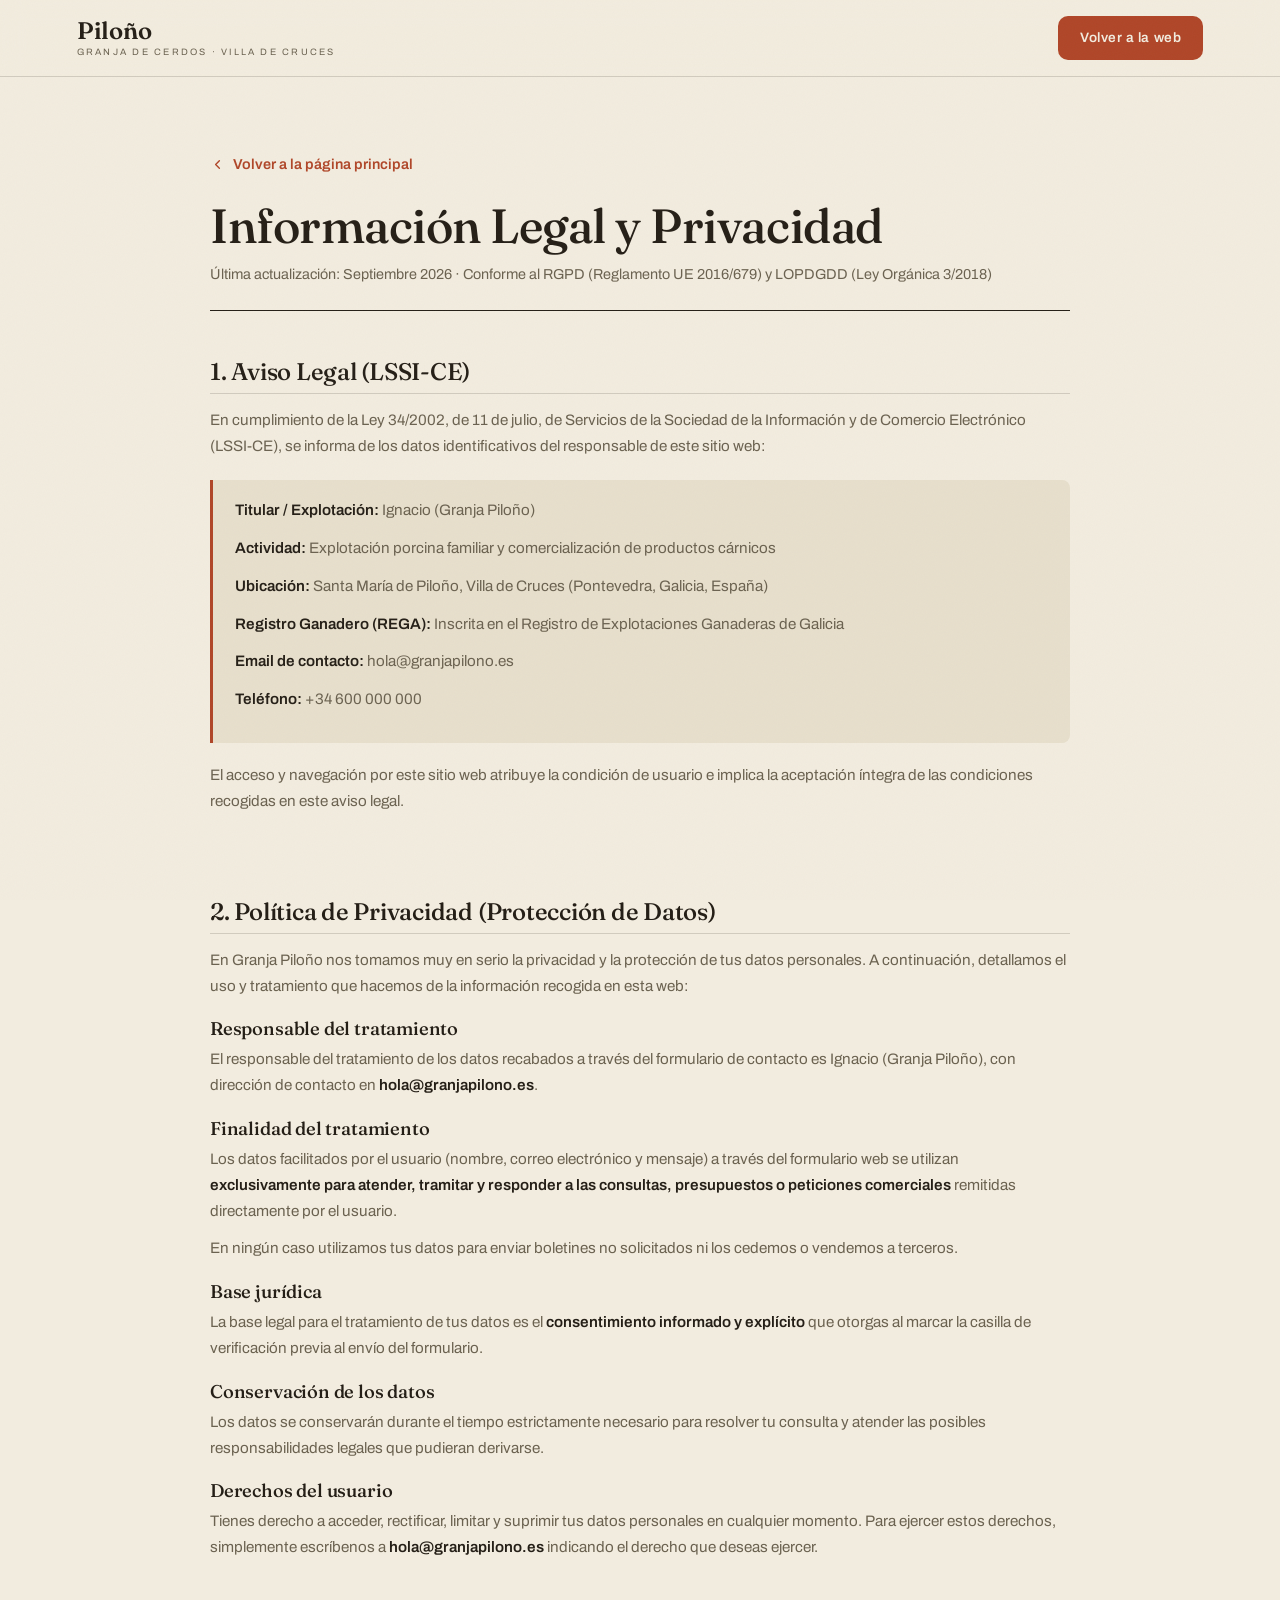
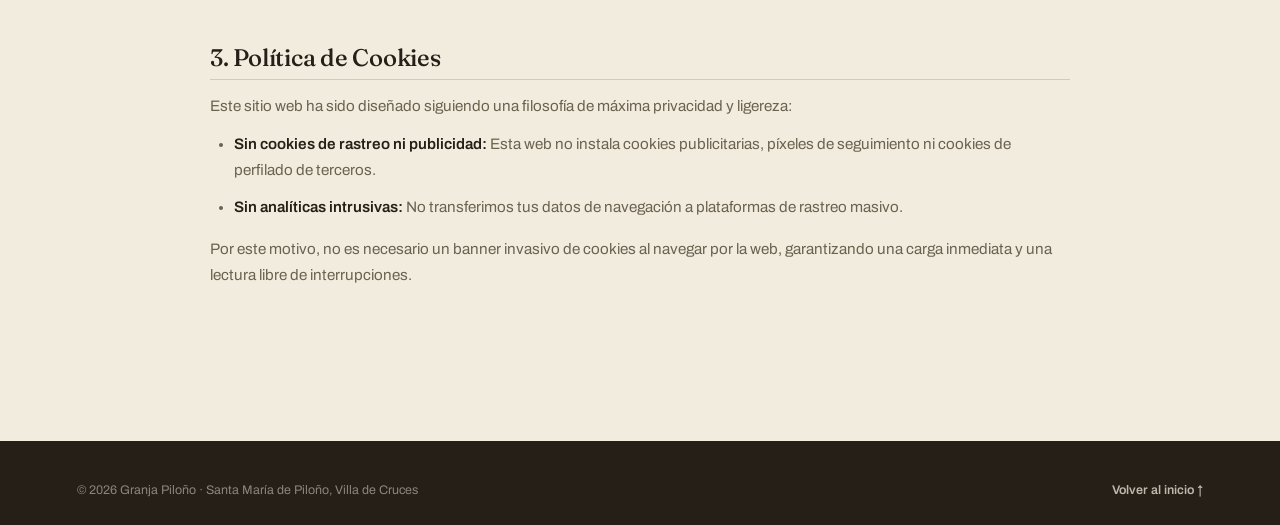
<file: legal.html>
<!DOCTYPE html>
<html lang="es">
<head>
<meta charset="UTF-8">
<meta name="viewport" content="width=device-width, initial-scale=1.0">
<title>Aviso Legal y Política de Privacidad — Granja Piloño</title>
<meta name="robots" content="noindex, follow">
<meta name="theme-color" content="#F2ECDF">

<link rel="icon" href="data:image/svg+xml,<svg xmlns='http://www.w3.org/2000/svg' viewBox='0 0 32 32'><rect width='32' height='32' rx='8' fill='%23BC4B2A'/><ellipse cx='16' cy='16' rx='8' ry='6.5' fill='%23F2ECDF'/><ellipse cx='13' cy='16' rx='1.6' ry='2.6' fill='%23BC4B2A'/><ellipse cx='19' cy='16' rx='1.6' ry='2.6' fill='%23BC4B2A'/></svg>">
<link rel="stylesheet" href="assets/css/style.css">

<style>
.legal-page { padding: clamp(40px, 6vw, 80px) 0 clamp(60px, 8vw, 100px); }
.legal-header { margin-bottom: 48px; border-bottom: 1.5px solid var(--tinta); padding-bottom: 24px; }
.legal-header h1 { font-size: clamp(2rem, 4vw, 3rem); margin-bottom: 12px; }
.legal-volver { display: inline-flex; align-items: center; gap: 8px; font-weight: 600; font-size: 0.9rem; color: var(--teja); margin-bottom: 24px; }
.legal-volver:hover { text-decoration: underline; }
.legal-content section { padding: 0 0 40px; }
.legal-content h2 { font-size: 1.5rem; color: var(--tinta); margin: 32px 0 14px; border-bottom: 1px solid var(--linea); padding-bottom: 8px; }
.legal-content h3 { font-size: 1.15rem; color: var(--tinta); margin: 20px 0 8px; }
.legal-content p, .legal-content li { font-size: 0.95rem; color: var(--tinta-2); line-height: 1.7; margin-bottom: 12px; }
.legal-content ul { list-style: disc; padding-left: 24px; margin-bottom: 16px; }
.legal-content strong { color: var(--tinta); font-weight: 600; }
.legal-caja { background: var(--crema-2); border-left: 3px solid var(--teja); padding: 18px 22px; border-radius: 0 8px 8px 0; margin: 20px 0; }
</style>
</head>
<body>

<header class="header scrolled" style="position: sticky;">
  <div class="header-in">
    <a class="logo" href="index.html" aria-label="Granja Piloño, inicio">
      <span class="logo-nombre">Piloño</span>
      <span class="logo-sub">Granja de cerdos · Villa de Cruces</span>
    </a>
    <a href="index.html" class="btn btn-cta">Volver a la web</a>
  </div>
</header>

<main class="legal-page">
  <div class="wrap" style="max-width: 860px;">
    <a href="index.html" class="legal-volver">
      <svg width="15" height="15" viewBox="0 0 24 24" fill="none" stroke="currentColor" stroke-width="2.2" stroke-linecap="round" stroke-linejoin="round"><path d="m15 18-6-6 6-6"/></svg>
      Volver a la página principal
    </a>

    <div class="legal-header">
      <h1>Información Legal y Privacidad</h1>
      <p style="color: var(--tinta-2); font-size: 0.9rem;">Última actualización: Septiembre 2026 · Conforme al RGPD (Reglamento UE 2016/679) y LOPDGDD (Ley Orgánica 3/2018)</p>
    </div>

    <div class="legal-content">
      <!-- 1. AVISO LEGAL -->
      <section id="aviso-legal">
        <h2>1. Aviso Legal (LSSI-CE)</h2>
        <p>En cumplimiento de la Ley 34/2002, de 11 de julio, de Servicios de la Sociedad de la Información y de Comercio Electrónico (LSSI-CE), se informa de los datos identificativos del responsable de este sitio web:</p>
        
        <div class="legal-caja">
          <p><strong>Titular / Explotación:</strong> Ignacio (Granja Piloño)</p>
          <p><strong>Actividad:</strong> Explotación porcina familiar y comercialización de productos cárnicos</p>
          <p><strong>Ubicación:</strong> Santa María de Piloño, Villa de Cruces (Pontevedra, Galicia, España)</p>
          <p><strong>Registro Ganadero (REGA):</strong> Inscrita en el Registro de Explotaciones Ganaderas de Galicia</p>
          <p><strong>Email de contacto:</strong> hola@granjapilono.es</p>
          <p><strong>Teléfono:</strong> +34 600 000 000</p>
        </div>

        <p>El acceso y navegación por este sitio web atribuye la condición de usuario e implica la aceptación íntegra de las condiciones recogidas en este aviso legal.</p>
      </section>

      <!-- 2. POLÍTICA DE PRIVACIDAD -->
      <section id="privacidad">
        <h2>2. Política de Privacidad (Protección de Datos)</h2>
        <p>En Granja Piloño nos tomamos muy en serio la privacidad y la protección de tus datos personales. A continuación, detallamos el uso y tratamiento que hacemos de la información recogida en esta web:</p>

        <h3>Responsable del tratamiento</h3>
        <p>El responsable del tratamiento de los datos recabados a través del formulario de contacto es Ignacio (Granja Piloño), con dirección de contacto en <strong>hola@granjapilono.es</strong>.</p>

        <h3>Finalidad del tratamiento</h3>
        <p>Los datos facilitados por el usuario (nombre, correo electrónico y mensaje) a través del formulario web se utilizan <strong>exclusivamente para atender, tramitar y responder a las consultas, presupuestos o peticiones comerciales</strong> remitidas directamente por el usuario.</p>
        <p>En ningún caso utilizamos tus datos para enviar boletines no solicitados ni los cedemos o vendemos a terceros.</p>

        <h3>Base jurídica</h3>
        <p>La base legal para el tratamiento de tus datos es el <strong>consentimiento informado y explícito</strong> que otorgas al marcar la casilla de verificación previa al envío del formulario.</p>

        <h3>Conservación de los datos</h3>
        <p>Los datos se conservarán durante el tiempo estrictamente necesario para resolver tu consulta y atender las posibles responsabilidades legales que pudieran derivarse.</p>

        <h3>Derechos del usuario</h3>
        <p>Tienes derecho a acceder, rectificar, limitar y suprimir tus datos personales en cualquier momento. Para ejercer estos derechos, simplemente escríbenos a <strong>hola@granjapilono.es</strong> indicando el derecho que deseas ejercer.</p>
      </section>

      <!-- 3. POLÍTICA DE COOKIES -->
      <section id="cookies">
        <h2>3. Política de Cookies</h2>
        <p>Este sitio web ha sido diseñado siguiendo una filosofía de máxima privacidad y ligereza:</p>
        <ul>
          <li><strong>Sin cookies de rastreo ni publicidad:</strong> Esta web no instala cookies publicitarias, píxeles de seguimiento ni cookies de perfilado de terceros.</li>
          <li><strong>Sin analíticas intrusivas:</strong> No transferimos tus datos de navegación a plataformas de rastreo masivo.</li>
        </ul>
        <p>Por este motivo, no es necesario un banner invasivo de cookies al navegar por la web, garantizando una carga inmediata y una lectura libre de interrupciones.</p>
      </section>
    </div>
  </div>
</main>

<footer class="footer" style="padding-top: 40px; padding-bottom: 24px;">
  <div class="wrap">
    <div class="footer-barra" style="padding-top: 0;">
      <span>© <span id="anio"></span> Granja Piloño · Santa María de Piloño, Villa de Cruces</span>
      <a href="index.html" class="subir">Volver al inicio ↑</a>
    </div>
  </div>
</footer>

<script>
  document.getElementById('anio').textContent = new Date().getFullYear();
</script>
</body>
</html>
</file>
<file: assets/css/style.css>
/* ============================================================
   0. FUENTES AUTOHOSPEDADAS (variables, subset latin)
   Fraunces y Archivo viven en assets/fonts/ — 0 dependencias externas
   ============================================================ */
@font-face{font-family:'Fraunces';font-style:normal;font-weight:100 900;font-display:swap;src:url('../fonts/fraunces-var.woff2') format('woff2')}
@font-face{font-family:'Fraunces';font-style:italic;font-weight:100 900;font-display:swap;src:url('../fonts/fraunces-italic-var.woff2') format('woff2')}
@font-face{font-family:'Archivo';font-style:normal;font-weight:100 900;font-display:swap;src:url('../fonts/archivo-var.woff2') format('woff2')}

/* ============================================================
   1. VARIABLES Y BASE
   ============================================================ */
:root{
  --crema:#F2ECDF;
  --crema-2:#E7DFCC;
  --tinta:#251F17;
  --tinta-2:#6B6250;
  --teja:#B04628;
  --teja-clara:#E0A88F;
  --oliva:#6C6A3F;
  --oliva-clara:#B7B37C;
  --linea:rgba(37,31,23,.16);
  --serif:'Fraunces',Georgia,serif;
  --sans:'Archivo',Helvetica,sans-serif;
  --ease:cubic-bezier(.16,1,.3,1);
}
*{margin:0;padding:0;box-sizing:border-box}
html{scroll-behavior:smooth;scroll-padding-top:96px}
body{
  font-family:var(--sans);
  background:var(--crema);
  color:var(--tinta);
  line-height:1.6;
  -webkit-font-smoothing:antialiased;
  overflow-x:hidden;
}
/* Textura de papel sobre toda la página */
body::before{
  content:"";position:fixed;inset:0;z-index:9999;pointer-events:none;opacity:.05;
  background-image:url('data:image/svg+xml;utf8,<svg xmlns="http://www.w3.org/2000/svg" width="140" height="140"><filter id="n"><feTurbulence type="fractalNoise" baseFrequency="0.9" numOctaves="2"/></filter><rect width="140" height="140" filter="url(%23n)" opacity="0.6"/></svg>');
}
img{display:block;max-width:100%}
a{color:inherit;text-decoration:none}
ul,ol{list-style:none}
button{font-family:inherit;background:none;border:none;cursor:pointer;color:inherit}
::selection{background:var(--teja);color:var(--crema)}
h1,h2,h3{font-family:var(--serif);font-weight:500;line-height:1.08;letter-spacing:-.01em}
:focus-visible{outline:2px solid var(--teja);outline-offset:3px}

.wrap{width:min(1280px,100% - 12vw);margin-inline:auto}
section{padding:clamp(70px,10vw,130px) 0}

/* Aparición al hacer scroll */
.reveal{opacity:0;transform:translateY(28px);transition:opacity .9s var(--ease),transform .9s var(--ease);transition-delay:var(--d,0s)}
.reveal.in{opacity:1;transform:none}
/* Sin JavaScript: todo visible de una vez */
.no-js .reveal{opacity:1;transform:none}
/* Enlace de accesibilidad "saltar al contenido" */
.salto{position:absolute;left:-9999px;top:12px;z-index:10000;background:var(--tinta);color:var(--crema);padding:10px 18px;border-radius:6px;font-weight:600;font-size:.85rem}
.salto:focus{left:12px}

/* Cabecera de sección */
.sec-head{display:flex;align-items:baseline;gap:16px;border-top:1px solid var(--tinta);padding-top:14px;margin-bottom:clamp(34px,5vw,60px)}
.sec-num{font-family:var(--serif);font-style:italic;color:var(--teja);font-size:1rem}
.sec-label{font-size:.72rem;font-weight:600;letter-spacing:.22em;text-transform:uppercase}
.sec-head .relleno{flex:1;height:1px;background:var(--linea);align-self:center}

/* Botones */
.btn{
  display:inline-flex;align-items:center;gap:10px;
  background:var(--teja);color:var(--crema);
  font-weight:600;font-size:.92rem;letter-spacing:.04em;
  padding:15px 28px;border-radius:10px;
  box-shadow:0 0 0 var(--tinta);transition:transform .25s var(--ease),box-shadow .25s var(--ease),background .25s;
}
.btn:hover{transform:translate(-3px,-3px);box-shadow:4px 4px 0 var(--tinta);background:#a83e20}
.btn svg{transition:transform .25s var(--ease)}
.btn:hover svg{transform:translate(2px,-2px)}
.btn-chico{padding:11px 20px;font-size:.85rem}
.link-sub{
  font-weight:600;font-size:.92rem;letter-spacing:.03em;
  border-bottom:2px solid var(--teja);padding-bottom:3px;
  transition:color .2s,border-color .2s;
}
.link-sub:hover{color:var(--teja)}

/* ============================================================
   2. CABECERA FIJA
   ============================================================ */
.header{position:fixed;top:0;left:0;right:0;z-index:200;transition:background .35s,box-shadow .35s,backdrop-filter .35s}
.header.scrolled{background:rgba(242,236,223,.88);backdrop-filter:blur(12px);box-shadow:0 1px 0 var(--linea)}
.header-in{display:flex;align-items:center;justify-content:space-between;padding:16px 6vw}
.logo{display:flex;flex-direction:column;line-height:1.1}
.logo-nombre{font-family:var(--serif);font-weight:600;font-size:1.5rem;letter-spacing:-.01em}
.logo-sub{font-size:.58rem;letter-spacing:.24em;text-transform:uppercase;color:var(--tinta-2);margin-top:3px}
.nav-desk{display:flex;gap:clamp(16px,2.3vw,32px)}
.nav-desk a{font-size:.86rem;font-weight:500;position:relative;padding:4px 0}
.nav-desk a::after{content:"";position:absolute;left:0;bottom:0;width:100%;height:1.5px;background:var(--teja);transform:scaleX(0);transform-origin:right;transition:transform .3s var(--ease)}
.nav-desk a:hover::after,.nav-desk a[aria-current]::after{transform:scaleX(1);transform-origin:left}
.nav-desk a[aria-current]{color:var(--teja)}
.header .btn{padding:11px 22px;font-size:.85rem}

/* Botón hamburguesa */
.menu-btn{display:none;flex-direction:column;gap:6px;padding:10px;z-index:310;position:relative}
.menu-btn span{display:block;width:26px;height:2px;background:var(--tinta);transition:.35s var(--ease)}
.menu-btn.abierto span:first-child{transform:translateY(4px) rotate(45deg)}
.menu-btn.abierto span:last-child{transform:translateY(-4px) rotate(-45deg)}

/* Menú móvil */
.menu-movil{
  position:fixed;inset:0;z-index:300;background:var(--crema);
  display:flex;flex-direction:column;justify-content:center;
  padding:96px 8vw 40px;overflow-y:auto;
  clip-path:inset(0 0 100% 0);transition:clip-path .55s var(--ease);
}
.menu-movil.abierto{clip-path:inset(0 0 0 0)}
.menu-movil > a{
  font-family:var(--serif);font-size:clamp(1.55rem,6.6vw,2.5rem);padding:9px 0;
  border-bottom:1px solid var(--linea);display:flex;justify-content:space-between;align-items:center;
  opacity:0;transform:translateY(18px);transition:.5s var(--ease);
}
.menu-movil.abierto > a{opacity:1;transform:none}
.menu-movil > a small{font-family:var(--sans);font-size:.72rem;color:var(--teja);font-style:italic}
.menu-movil-pie{margin-top:28px;display:flex;flex-direction:column;gap:5px;font-size:.9rem;color:var(--tinta-2)}
.menu-movil-pie a{color:var(--tinta);font-weight:500;width:fit-content;border-bottom:1px solid transparent}
.menu-movil-pie a:hover{border-bottom-color:var(--teja)}
body.sin-scroll{overflow:hidden}

/* ============================================================
   3. HERO
   ============================================================ */
.hero{min-height:100svh;display:flex;flex-direction:column;justify-content:center;padding-top:110px}
.hero-inner{display:grid;grid-template-columns:1.05fr .95fr;gap:4vw;align-items:center;width:min(1280px,100% - 12vw);margin-inline:auto}
.hero-etiqueta{display:inline-flex;align-items:center;gap:10px;font-size:.72rem;font-weight:600;letter-spacing:.22em;text-transform:uppercase;color:var(--tinta-2);margin-bottom:26px}
.hero-etiqueta::before{content:"";width:34px;height:1px;background:var(--teja)}
.hero-titulo{font-size:clamp(2.7rem,6.4vw,5.4rem);margin-bottom:28px}
.hero-titulo em{font-style:italic;color:var(--teja);font-weight:400}
.hero-sub{max-width:46ch;font-size:1.06rem;color:var(--tinta-2);margin-bottom:38px}
.hero-ctas{display:flex;align-items:center;gap:28px;flex-wrap:wrap}

/* Escenario del cerdo */
.escenario{position:relative;aspect-ratio:1;width:100%;max-width:540px;margin-inline:auto;display:grid;place-items:center}
.escenario::before{content:"";position:absolute;width:86%;aspect-ratio:1;border-radius:50%;background:var(--crema-2)}
.anillo{position:absolute;inset:-4%;animation:girar 90s linear infinite;color:var(--teja)}
.cerdo-wrap{position:relative;width:84%;animation:flotar 7s ease-in-out infinite}
.cerdo{width:100%;color:var(--tinta)}
/* Dibujo del cerdo trazo a trazo */
.cerdo .trazos *{stroke-dasharray:1;stroke-dashoffset:1;animation:dibujo 1.1s cubic-bezier(.6,0,.3,1) forwards}
.cerdo .p2{animation-delay:.45s}.cerdo .p3{animation-delay:.65s}
.cerdo .p4{animation-delay:.85s}.cerdo .p5{animation-delay:1.1s}
.cerdo .p6{animation-delay:1.25s}.cerdo .p7{animation-delay:1.45s}
.cerdo .puntos circle{opacity:0;animation:aparece .5s ease forwards}
.cerdo .ojo{animation-delay:1.75s}.cerdo .f1{animation-delay:1.9s}.cerdo .f2{animation-delay:2s}

/* Sello giratorio */
.sello{position:absolute;top:0;right:-2%;width:clamp(104px,26%,140px);filter:drop-shadow(0 10px 24px rgba(37,31,23,.25))}
.sello-fondo{fill:var(--teja)}
.sello-giro{transform-origin:60px 60px;animation:girar 18s linear infinite}
.sello text{fill:var(--crema);font-family:var(--sans);font-size:9.5px;font-weight:600;letter-spacing:1px}
.sello .ast{stroke:var(--crema);stroke-width:3;stroke-linecap:round}

/* Pie del hero */
.hero-pie{
  display:flex;align-items:center;gap:22px;flex-wrap:wrap;
  width:min(1280px,100% - 12vw);margin:clamp(40px,6vh,70px) auto 0;
  border-top:1px solid var(--linea);padding-top:20px;
  font-size:.74rem;font-weight:600;letter-spacing:.16em;text-transform:uppercase;color:var(--tinta-2);
}
.hero-pie .div{width:1px;height:14px;background:var(--linea)}
.baja{margin-left:auto;display:inline-flex;align-items:center;gap:8px;color:var(--tinta)}
.baja svg{animation:rebote 2s ease-in-out infinite}

@keyframes dibujo{to{stroke-dashoffset:0}}
@keyframes aparece{to{opacity:1}}
@keyframes girar{to{transform:rotate(360deg)}}
@keyframes flotar{0%,100%{transform:translateY(0)}50%{transform:translateY(-12px)}}
@keyframes rebote{0%,100%{transform:translateY(0)}50%{transform:translateY(5px)}}

/* ============================================================
   4. MARQUEE
   ============================================================ */
.marquee{border-block:1px solid var(--tinta);overflow:hidden;padding:16px 0;background:var(--crema)}
.marquee-track{display:flex;width:max-content;animation:mq 30s linear infinite}
.mq-item{display:inline-flex;align-items:center;gap:30px;padding-right:30px;font-size:.86rem;font-weight:600;letter-spacing:.24em;text-transform:uppercase;white-space:nowrap}
.mq-item svg{color:var(--teja);flex-shrink:0}
@keyframes mq{to{transform:translateX(-50%)}}

/* ============================================================
   5. FILOSOFÍA + PRINCIPIOS
   ============================================================ */
.filo-grid{display:grid;grid-template-columns:1.05fr .95fr;gap:6vw;align-items:center}
.filo-titulo{font-size:clamp(1.9rem,3.6vw,3.1rem);margin-bottom:24px}
.filo-titulo em{font-style:italic;color:var(--teja)}
.filo-texto{color:var(--tinta-2);max-width:52ch;margin-bottom:30px}
.parallax{overflow:hidden;border-radius:14px;position:relative}
.parallax img{width:100%;height:100%;object-fit:cover;transform:scale(1.15);will-change:transform}
.filo-foto{aspect-ratio:4/4.6}
.filo-caption{position:absolute;left:14px;bottom:14px;background:var(--crema);padding:7px 14px;font-size:.66rem;font-weight:600;letter-spacing:.18em;text-transform:uppercase}

.principios{margin-top:clamp(50px,7vw,90px)}
.principios li{
  display:grid;grid-template-columns:90px 1fr;gap:24px;align-items:start;
  border-top:1px solid var(--linea);padding:30px 0;
  transition:padding-left .35s var(--ease);
}
.principios li:last-child{border-bottom:1px solid var(--linea)}
.principios li:hover{padding-left:14px}
.p-num{font-family:var(--serif);font-style:italic;font-size:1.3rem;color:var(--teja)}
.principios h3{font-size:1.45rem;margin-bottom:8px}
.principios p{color:var(--tinta-2);max-width:64ch}

/* ============================================================
   6. CIFRAS (banda oscura)
   ============================================================ */
.stats{background:var(--tinta);color:var(--crema);padding:clamp(60px,8vw,100px) 0}
.stats-grid{display:grid;grid-template-columns:repeat(4,1fr);gap:30px}
.stat{border-left:1px solid rgba(242,236,223,.18);padding-left:26px}
.cifra{font-family:var(--serif);font-size:clamp(3rem,5.5vw,4.8rem);line-height:1;display:block;font-variant-numeric:tabular-nums}
.cifra sup{font-size:.4em;color:var(--teja-clara)}
.stat-label{display:block;margin-top:12px;font-size:.78rem;letter-spacing:.16em;text-transform:uppercase;color:rgba(242,236,223,.65)}

/* ============================================================
   7. PRODUCTOS (lista editorial con imagen flotante)
   ============================================================ */
.prod{border-top:1px solid var(--tinta)}
.prod:last-of-type{border-bottom:1px solid var(--tinta)}
.prod-cab{
  width:100%;display:grid;grid-template-columns:64px 1fr auto 46px;
  align-items:center;gap:18px;padding:30px 0;text-align:left;
}
.prod-num{font-family:var(--serif);font-style:italic;color:var(--tinta-2);transition:color .3s}
.prod-nombre{font-size:clamp(1.5rem,3vw,2.3rem);transition:transform .35s var(--ease),color .3s}
.prod-tag{font-size:.76rem;font-weight:600;letter-spacing:.14em;text-transform:uppercase;color:var(--tinta-2)}
.prod-flecha{width:44px;height:44px;border:1px solid var(--linea);border-radius:50%;display:grid;place-items:center;transition:.35s var(--ease)}
.prod-flecha svg{transition:transform .35s var(--ease)}
.prod-cab:hover .prod-nombre{transform:translateX(12px);color:var(--teja)}
.prod-cab:hover .prod-flecha{background:var(--tinta);border-color:var(--tinta);color:var(--crema)}
.prod.abierto .prod-num{color:var(--teja)}
.prod.abierto .prod-flecha svg{transform:rotate(90deg)}
.prod-body{display:grid;grid-template-rows:0fr;transition:grid-template-rows .5s var(--ease)}
.prod.abierto .prod-body{grid-template-rows:1fr}
/* `visibility` además de recortar: un panel cerrado no debe poder
   recibir el foco del teclado. El retardo hace que el contenido siga
   visible durante la animación de cierre y desaparezca al terminar. */
.prod-inner{overflow:hidden;visibility:hidden;transition:visibility 0s linear .5s}
.prod.abierto .prod-inner{visibility:visible;transition-delay:0s}
.prod-inner p{max-width:62ch;color:var(--tinta-2);padding-left:82px}
.prod-pie{display:flex;align-items:center;gap:26px;flex-wrap:wrap;padding:20px 0 32px 82px}
.precio{font-family:var(--serif);font-style:italic;font-size:1.15rem;color:var(--teja)}
/* Miniatura del producto para móvil (solo visible sin hover) */
.prod-mini{display:none}

/* Imagen flotante que sigue al cursor */
.flotante{
  position:fixed;z-index:60;width:320px;aspect-ratio:4/3;pointer-events:none;
  overflow:hidden;border:6px solid var(--crema);border-radius:12px;
  box-shadow:0 30px 60px rgba(37,31,23,.3);transform:rotate(-3deg) scale(.85);
  opacity:0;transition:opacity .35s,transform .45s var(--ease);
}
.flotante.ver{opacity:1;transform:rotate(-3deg) scale(1)}
.flotante img{position:absolute;inset:0;width:100%;height:100%;object-fit:cover;opacity:0;transform:scale(1.12);transition:opacity .4s,transform .6s var(--ease)}
.flotante img.activa{opacity:1;transform:scale(1)}

/* ============================================================
   8. PROCESO (foto sticky que cambia con el scroll)
   ============================================================ */
.proceso-grid{display:grid;grid-template-columns:1fr 1fr;gap:6vw;align-items:start}
.proceso-foto{
  --foto-h:clamp(320px,46vh,440px);
  grid-column:2;grid-row:1;position:sticky;
  top:max(80px,calc(50vh - var(--foto-h) / 2));
  height:var(--foto-h);
  border-radius:16px;overflow:hidden;background:var(--crema-2);
}
.proceso-foto img{position:absolute;inset:0;width:100%;height:100%;object-fit:cover;opacity:0;transform:scale(1.06);transition:opacity .65s,transform .9s var(--ease)}
.proceso-foto img.activa{opacity:1;transform:scale(1)}
.foto-num{position:absolute;left:22px;bottom:10px;font-family:var(--serif);font-style:italic;font-size:4.4rem;color:var(--crema);text-shadow:0 4px 24px rgba(0,0,0,.4);line-height:1}
.pasos{grid-column:1;grid-row:1;position:relative}
.paso:not(:last-child)::after{content:"";position:absolute;left:23px;top:24px;bottom:-24px;width:1px;background:var(--linea)}
.paso{position:relative;padding:0 0 clamp(80px,16vh,140px) 72px}
.paso:last-child{padding-bottom:clamp(180px,32vh,280px)}
.paso-num{
  position:absolute;left:0;top:0;width:47px;height:47px;border-radius:50%;
  border:1.5px solid var(--tinta);background:var(--crema);display:grid;place-items:center;
  font-family:var(--serif);font-style:italic;transition:.4s var(--ease);
}
.paso.activo .paso-num{background:var(--teja);border-color:var(--teja);color:var(--crema);transform:scale(1.12)}
.paso h3{font-size:1.5rem;margin:10px 0 10px}
.paso p{color:var(--tinta-2);max-width:46ch;opacity:.55;transition:opacity .5s}
.paso.activo p{opacity:1}

/* ============================================================
   9. GALERÍA
   ============================================================ */
.galeria{display:grid;grid-template-columns:repeat(3,1fr);gap:16px}
.galeria figure{position:relative;overflow:hidden;border-radius:12px;margin:0;background:var(--crema-2)}
.g-abrir{display:block;width:100%;height:100%;padding:0;cursor:zoom-in}
.galeria img{width:100%;height:100%;object-fit:cover;filter:saturate(.92);transition:transform .8s var(--ease)}
.galeria figure:hover img,.g-abrir:focus-visible img{transform:scale(1.06)}
.galeria figcaption{
  position:absolute;left:0;bottom:0;background:var(--crema);color:var(--tinta);
  padding:8px 16px;font-size:.66rem;font-weight:600;letter-spacing:.18em;text-transform:uppercase;
  transform:translateY(101%);transition:transform .4s var(--ease);
}
.galeria figure:hover figcaption,.galeria figure:focus-within figcaption{transform:none}
.g1{grid-column:1/3;grid-row:1;aspect-ratio:16/9}
.g2{grid-column:3;grid-row:1/3}
.g3{grid-column:1;grid-row:2;aspect-ratio:4/3.4}
.g4{grid-column:2;grid-row:2;aspect-ratio:4/3.4}
.g5{grid-column:1/4;aspect-ratio:21/8}

/* ============================================================
   10. CITA
   ============================================================ */
.cita{background:var(--crema-2)}
.cita-in{max-width:860px;margin-inline:auto;text-align:center}
.cita-marca{font-family:var(--serif);font-size:5rem;line-height:.6;color:var(--teja);display:block;margin-bottom:26px}
.cita blockquote{font-family:var(--serif);font-style:italic;font-size:clamp(1.5rem,3.2vw,2.4rem);line-height:1.35}
.cita cite{display:block;margin-top:28px;font-style:normal;font-size:.8rem;font-weight:600;letter-spacing:.2em;text-transform:uppercase;color:var(--tinta-2)}

/* ============================================================
   11. CONTACTO
   ============================================================ */
.contacto-grid{display:grid;grid-template-columns:1fr 1.1fr;gap:6vw;align-items:start}
.contacto-titulo{font-size:clamp(2.2rem,4.5vw,3.6rem);margin-bottom:20px}
.contacto-titulo em{font-style:italic;color:var(--teja)}
.contacto-lead{color:var(--tinta-2);max-width:44ch;margin-bottom:36px}
.contacto-datos li{display:flex;gap:16px;align-items:flex-start;padding:16px 0;border-top:1px solid var(--linea)}
.contacto-datos svg{flex-shrink:0;margin-top:3px;color:var(--teja)}
.contacto-datos strong{display:block;font-size:.72rem;letter-spacing:.18em;text-transform:uppercase;color:var(--tinta-2);font-weight:600;margin-bottom:2px}
.formulario{transition:box-shadow .4s}
.formulario.destello{box-shadow:0 0 0 3px var(--teja);border-radius:16px}
.campo{margin-bottom:26px}
.campo label{display:block;font-size:.72rem;font-weight:600;letter-spacing:.18em;text-transform:uppercase;color:var(--tinta-2);margin-bottom:8px}
.campo input,.campo select,.campo textarea{
  width:100%;background:transparent;border:none;border-bottom:1.5px solid var(--tinta);
  font-family:var(--sans);font-size:1rem;color:var(--tinta);padding:10px 2px;border-radius:0;
  transition:border-color .3s;
}
.campo textarea{resize:vertical;min-height:110px}
.campo select{
  appearance:none;cursor:pointer;
  background:url("data:image/svg+xml,%3Csvg xmlns='http://www.w3.org/2000/svg' width='12' height='8'%3E%3Cpath d='M1 1l5 5 5-5' fill='none' stroke='%23251F17' stroke-width='1.5'/%3E%3C/svg%3E") right center no-repeat;
}
.campo input:focus,.campo select:focus,.campo textarea:focus{outline:none;border-color:var(--teja)}
.error-msg{display:block;color:var(--teja);font-size:.78rem;margin-top:6px;min-height:1em;font-weight:500}
.campo.falla input,.campo.falla textarea,.campo.falla select{border-color:var(--teja)}
.campo-check{margin-bottom:20px}
.check-label{
  display:flex!important;align-items:flex-start;gap:10px;
  font-size:.85rem!important;font-weight:400!important;letter-spacing:normal!important;text-transform:none!important;
  color:var(--tinta)!important;cursor:pointer;line-height:1.4;
}
.check-label input[type="checkbox"]{
  width:18px;height:18px;margin-top:2px;accent-color:var(--teja);cursor:pointer;flex-shrink:0;
}
.check-label a{color:var(--teja);text-decoration:underline;text-underline-offset:3px}
.check-label a:hover{color:var(--tinta)}
.campo.falla .check-label{color:var(--teja)!important}
.form-nota{font-size:.78rem;color:var(--tinta-2);margin-top:16px}
/* Honeypot antispam: fuera de la vista sin display:none (los bots lo buscan) */
.hp{position:absolute;left:-9999px;top:auto;width:1px;height:1px;overflow:hidden}
.footer-legales a{transition:color .2s}
.footer-legales a:hover{color:var(--crema);text-decoration:underline}

/* Toast de confirmación */
.toast{
  position:fixed;right:24px;bottom:96px;z-index:1200;
  background:var(--tinta);color:var(--crema);display:flex;align-items:center;gap:12px;
  padding:16px 22px;border-radius:12px;max-width:min(92vw,380px);
  font-size:.92rem;box-shadow:0 20px 50px rgba(0,0,0,.35);
  /* Se esconde por debajo del borde inferior: el cálculo incluye el
     margen inferior, así que vale para cualquier longitud de mensaje. */
  transform:translateY(calc(100% + 130px));transition:transform .5s var(--ease);
}
.toast.ver{transform:none}
.toast svg{color:var(--teja-clara);flex-shrink:0}

/* ============================================================
   12. FOOTER
   ============================================================ */
.footer{background:var(--tinta);color:var(--crema);padding:clamp(60px,8vw,100px) 0 34px}
.footer-top{display:flex;justify-content:space-between;gap:40px;flex-wrap:wrap;padding-bottom:50px;border-bottom:1px solid rgba(242,236,223,.15)}
.footer-marca h2{font-size:clamp(2.6rem,6vw,4.4rem);line-height:1}
.footer-marca h2 em{font-style:italic;color:var(--teja-clara)}
.footer-marca p{margin-top:14px;color:rgba(242,236,223,.6);max-width:34ch}
.footer-nav{display:flex;flex-direction:column;gap:10px}
.footer-nav a{font-size:.9rem;color:rgba(242,236,223,.75);transition:color .2s,padding-left .25s}
.footer-nav a:hover{color:var(--crema);padding-left:6px}
.footer-redes{display:flex;gap:14px}
.footer-redes a{
  width:44px;height:44px;border:1px solid rgba(242,236,223,.3);border-radius:50%;
  display:grid;place-items:center;transition:.3s var(--ease);
}
.footer-redes a:hover{background:var(--teja);border-color:var(--teja);transform:translateY(-3px)}
.footer-barra{display:flex;justify-content:space-between;gap:16px;flex-wrap:wrap;padding-top:26px;font-size:.78rem;color:rgba(242,236,223,.5)}
.footer-barra a{color:rgba(242,236,223,.75)}
.subir{display:inline-flex;align-items:center;gap:8px;font-weight:600;color:var(--crema)}

/* ============================================================
   13. RESPONSIVE
   ============================================================ */
@media (max-width:1024px){
  .prod-inner p,.prod-pie{padding-left:0}
  .prod-cab{grid-template-columns:44px 1fr 46px}
  .prod-tag{grid-column:2;grid-row:2}
}
@media (max-width:900px){
  .nav-desk,.header .btn-cta{display:none}
  .menu-btn{display:flex}
  .hero-inner{grid-template-columns:1fr;gap:40px}
  .escenario{max-width:420px}
  .filo-grid{grid-template-columns:1fr;gap:44px}
  .proceso-grid{grid-template-columns:1fr;gap:34px}
  .proceso-foto{grid-column:1;grid-row:auto;top:78px;height:42vh;z-index:5;box-shadow:0 24px 50px rgba(37,31,23,.22)}
  .pasos{grid-column:1;padding-top:30px}
  .paso:last-child{padding-bottom:0}
  .stats-grid{grid-template-columns:1fr 1fr;gap:44px 26px}
  .contacto-grid{grid-template-columns:1fr;gap:54px}
  .galeria{grid-template-columns:1fr 1fr}
  .g1{grid-column:1/3;grid-row:auto}
  .g2,.g3{grid-column:auto;grid-row:auto;aspect-ratio:4/3.4}
  .g4{grid-column:1/3;aspect-ratio:16/9}
  .g5{grid-column:1/3}
}
@media (max-width:560px){
  .hero-pie .div{display:none}
  .hero-pie{gap:10px;flex-direction:column;align-items:flex-start}
  .baja{margin-left:0}
  .principios li{grid-template-columns:1fr;gap:6px}
  .flotante{display:none}
  .toast{right:12px;bottom:12px}
  /* En móvil la imagen flotante no existe: mostramos foto fija del producto */
  .prod-mini{display:block;width:100%;aspect-ratio:4/3;object-fit:cover;border-radius:10px;margin:4px 0 16px}
  .prod-inner p,.prod-pie{padding-left:0}
}

/* ============================================================
   14. BARRA DE PROGRESO DE LECTURA
   ============================================================ */
.progreso{position:fixed;top:0;left:0;height:2px;width:0;z-index:250;background:var(--teja);pointer-events:none}

/* ============================================================
   15. WHATSAPP FLOTANTE
   ============================================================ */
.wa-flotante{
  position:fixed;right:24px;bottom:24px;z-index:1100;
  display:inline-flex;align-items:center;gap:10px;
  background:var(--tinta);color:var(--crema);
  padding:13px 20px;border-radius:999px;
  font-size:.88rem;font-weight:600;letter-spacing:.02em;
  box-shadow:0 14px 34px rgba(37,31,23,.28);
  opacity:0;transform:translateY(140%);pointer-events:none;
  transition:opacity .45s var(--ease),transform .45s var(--ease),background .25s;
}
.wa-flotante.ver{opacity:1;transform:none;pointer-events:auto}
.wa-flotante:hover{background:var(--teja)}
.wa-flotante svg{color:var(--teja-clara);flex-shrink:0;transition:color .25s}
.wa-flotante:hover svg{color:var(--crema)}

/* ============================================================
   16. VISOR DE FOTOS (galería)
   ============================================================ */
.lightbox{
  position:fixed;inset:0;z-index:1300;
  background:rgba(24,20,15,.94);backdrop-filter:blur(6px);
  display:grid;place-items:center;padding:clamp(16px,4vw,56px);
  opacity:0;transition:opacity .3s var(--ease);
}
.lightbox.ver{opacity:1}
.lightbox[hidden]{display:none}
.lb-figura{margin:0;max-width:100%;max-height:100%;display:flex;flex-direction:column;align-items:center;gap:14px}
.lb-figura img{max-width:100%;max-height:76vh;width:auto;height:auto;object-fit:contain;border-radius:10px;box-shadow:0 30px 70px rgba(0,0,0,.5)}
.lb-figura figcaption{color:rgba(242,236,223,.82);font-size:.72rem;font-weight:600;letter-spacing:.18em;text-transform:uppercase;text-align:center}
.lb-btn{
  position:absolute;display:grid;place-items:center;width:46px;height:46px;border-radius:50%;
  color:var(--crema);background:rgba(242,236,223,.1);border:1px solid rgba(242,236,223,.28);
  transition:background .25s,transform .25s var(--ease);
}
.lb-btn:hover{background:var(--teja);border-color:var(--teja)}
.lb-cerrar{top:clamp(14px,3vw,28px);right:clamp(14px,3vw,28px)}
.lb-prev{left:clamp(10px,3vw,28px);top:50%;transform:translateY(-50%)}
.lb-next{right:clamp(10px,3vw,28px);top:50%;transform:translateY(-50%)}
.lb-prev:hover{transform:translateY(-50%) translateX(-3px)}
.lb-next:hover{transform:translateY(-50%) translateX(3px)}
.lb-contador{position:absolute;bottom:clamp(14px,3vw,28px);left:50%;transform:translateX(-50%);color:rgba(242,236,223,.7);font-size:.8rem;letter-spacing:.14em;font-variant-numeric:tabular-nums}

/* ============================================================
   17. CALCULADORA DE PEDIDO
   ============================================================ */
.calc-cab{max-width:72ch;margin-bottom:clamp(34px,5vw,54px)}
.calc-titulo{font-size:clamp(1.9rem,3.6vw,3.1rem);margin-bottom:18px}
.calc-titulo em{font-style:italic;color:var(--teja)}
.calc-lead{color:var(--tinta-2);max-width:62ch}

.calc-grid{display:grid;grid-template-columns:1fr 1fr;gap:clamp(30px,5vw,64px);align-items:start}
.calc-controles{display:flex;flex-direction:column;gap:clamp(26px,3.5vw,38px)}

.campo-rango{display:flex;flex-direction:column;gap:10px}
.rango-cab{display:flex;align-items:baseline;justify-content:space-between;gap:16px}
.rango-cab label{font-size:.72rem;font-weight:600;letter-spacing:.18em;text-transform:uppercase;color:var(--tinta-2)}
.rango-cab output{font-family:var(--serif);font-size:1.7rem;line-height:1;color:var(--teja);font-variant-numeric:tabular-nums;min-width:2ch;text-align:right}
.rango-ayuda{font-size:.78rem;color:var(--tinta-2)}

/* Deslizadores: pista fina y pulgar generoso, con los colores de la casa */
input[type="range"]{-webkit-appearance:none;appearance:none;width:100%;height:26px;background:transparent;cursor:pointer}
input[type="range"]::-webkit-slider-runnable-track{height:3px;background:var(--linea);border-radius:2px}
input[type="range"]::-webkit-slider-thumb{
  -webkit-appearance:none;appearance:none;width:22px;height:22px;border-radius:50%;margin-top:-10px;
  background:var(--teja);border:3px solid var(--crema);box-shadow:0 2px 8px rgba(37,31,23,.3);
  transition:transform .2s var(--ease);
}
input[type="range"]:hover::-webkit-slider-thumb{transform:scale(1.12)}
input[type="range"]::-moz-range-track{height:3px;background:var(--linea);border-radius:2px}
input[type="range"]::-moz-range-thumb{width:18px;height:18px;border-radius:50%;background:var(--teja);border:3px solid var(--crema);box-shadow:0 2px 8px rgba(37,31,23,.3)}

.calc-formato{border:none;padding:0;margin:0}
.calc-formato legend{font-size:.72rem;font-weight:600;letter-spacing:.18em;text-transform:uppercase;color:var(--tinta-2);padding:0;margin-bottom:12px}
.segmentado{display:grid;grid-template-columns:repeat(3,1fr);gap:8px}
.seg-item{position:relative;cursor:pointer}
.seg-item input{position:absolute;opacity:0;width:1px;height:1px}
.seg-item span{
  display:flex;flex-direction:column;gap:3px;height:100%;
  border:1.5px solid var(--linea);border-radius:10px;padding:13px 14px;
  font-size:.9rem;font-weight:500;
  transition:border-color .25s,background .25s,color .25s;
}
.seg-item span small{font-size:.72rem;font-weight:400;color:var(--tinta-2);font-variant-numeric:tabular-nums}
.seg-item input:checked + span{background:var(--tinta);border-color:var(--tinta);color:var(--crema)}
.seg-item input:checked + span small{color:var(--teja-clara)}
.seg-item input:focus-visible + span{outline:2px solid var(--teja);outline-offset:3px}
.seg-item:hover span{border-color:var(--tinta)}

.calc-resultado{background:var(--tinta);color:var(--crema);border-radius:18px;padding:clamp(26px,3.4vw,40px)}
.calc-etiqueta{font-size:.7rem;font-weight:600;letter-spacing:.2em;text-transform:uppercase;color:rgba(242,236,223,.6)}
.calc-cifra{font-family:var(--serif);font-size:clamp(3.2rem,6vw,4.6rem);line-height:1;margin:12px 0 26px;font-variant-numeric:tabular-nums;display:flex;align-items:baseline;gap:10px}
.calc-cifra small{font-family:var(--sans);font-size:.85rem;font-weight:400;letter-spacing:.06em;color:rgba(242,236,223,.65)}
.calc-datos{display:flex;flex-direction:column;border-top:1px solid rgba(242,236,223,.18)}
.calc-datos > div{display:flex;justify-content:space-between;gap:18px;align-items:baseline;padding:11px 0;border-bottom:1px solid rgba(242,236,223,.12)}
.calc-datos dt{font-size:.82rem;color:rgba(242,236,223,.7)}
.calc-datos dd{font-size:.95rem;font-weight:500;text-align:right;font-variant-numeric:tabular-nums}
.calc-datos .destacado dt{color:var(--oliva-clara)}
.calc-datos .destacado dd{font-family:var(--serif);font-size:1.5rem;color:var(--oliva-clara)}
.calc-nota{font-size:.82rem;line-height:1.55;color:rgba(242,236,223,.75);margin-top:18px;min-height:2.6em}
.calc-ctas{display:flex;align-items:center;gap:22px;flex-wrap:wrap;margin-top:22px}
.calc-ctas .btn{background:var(--teja)}
.calc-ctas .btn:hover{background:#a83e20;box-shadow:4px 4px 0 var(--crema)}
.calc-ctas .link-sub{border-bottom-color:var(--teja-clara);color:var(--crema)}
.calc-ctas .link-sub:hover{color:var(--teja-clara)}
.calc-legal{font-size:.72rem;line-height:1.5;color:rgba(242,236,223,.5);margin-top:20px}

/* ============================================================
   18. RESERVA DE VISITA
   ============================================================ */
.reserva{
  margin-top:clamp(50px,7vw,90px);
  display:grid;grid-template-columns:1.05fr .95fr;gap:clamp(30px,5vw,64px);
  background:var(--tinta);color:var(--crema);
  border-radius:20px;padding:clamp(30px,4.4vw,56px);
}
.reserva-etiqueta{display:inline-flex;align-items:center;gap:9px;font-size:.7rem;font-weight:600;letter-spacing:.2em;text-transform:uppercase;color:var(--oliva-clara)}
.reserva-etiqueta::before{content:"";width:26px;height:1px;background:var(--oliva-clara)}
.reserva-titulo{font-size:clamp(1.6rem,3vw,2.4rem);margin:16px 0}
.reserva-texto{color:rgba(242,236,223,.75);max-width:52ch;margin-bottom:26px}
.reserva-puntos{display:flex;flex-direction:column;gap:10px}
.reserva-puntos li{position:relative;padding-left:24px;font-size:.9rem;color:rgba(242,236,223,.85)}
.reserva-puntos li::before{content:"";position:absolute;left:0;top:.55em;width:9px;height:9px;border-radius:50%;background:var(--oliva-clara)}
.reserva-form{display:flex;flex-direction:column;gap:22px}
.reserva-form .campo{margin-bottom:0}
.reserva-form .campo label{color:rgba(242,236,223,.65)}
.reserva-form .campo input,.reserva-form .campo select{border-bottom-color:rgba(242,236,223,.35);color:var(--crema)}
.reserva-form .campo select{
  background:url("data:image/svg+xml,%3Csvg xmlns='http://www.w3.org/2000/svg' width='12' height='8'%3E%3Cpath d='M1 1l5 5 5-5' fill='none' stroke='%23F2ECDF' stroke-width='1.5'/%3E%3C/svg%3E") right center no-repeat;
}
.reserva-form .campo select option{color:var(--tinta);background:var(--crema)}
.reserva-form .campo input:focus,.reserva-form .campo select:focus{border-color:var(--teja-clara)}
.reserva-form .btn{align-self:flex-start;background:var(--teja)}
.reserva-form .btn:hover{box-shadow:4px 4px 0 var(--crema)}
.reserva-nota{font-size:.78rem;color:rgba(242,236,223,.6)}
.reserva-nota a{color:var(--teja-clara);text-decoration:underline;text-underline-offset:3px}

/* ============================================================
   19. PREGUNTAS FRECUENTES
   ============================================================ */
.faq-grid{display:grid;grid-template-columns:.85fr 1.15fr;gap:clamp(30px,5vw,70px);align-items:start}
.faq-titulo{font-size:clamp(1.9rem,3.6vw,3rem);margin-bottom:18px}
.faq-titulo em{font-style:italic;color:var(--teja)}
.faq-lead{color:var(--tinta-2);max-width:42ch;margin-bottom:26px}
.faq-lista{border-top:1px solid var(--tinta)}
.faq-item{border-bottom:1px solid var(--linea)}
.faq-item summary{
  display:flex;align-items:center;justify-content:space-between;gap:20px;
  padding:22px 0;cursor:pointer;list-style:none;
  font-family:var(--serif);font-weight:500;font-size:clamp(1.05rem,1.7vw,1.3rem);
  transition:color .25s,padding-left .3s var(--ease);
}
.faq-item summary::-webkit-details-marker{display:none}
.faq-item summary:hover{color:var(--teja);padding-left:6px}
.faq-item summary::after{
  content:"";flex-shrink:0;width:27px;height:27px;border-radius:50%;
  border:1.5px solid var(--linea);
  background-image:linear-gradient(var(--tinta),var(--tinta)),linear-gradient(var(--tinta),var(--tinta));
  background-position:center,center;background-size:11px 1.5px,1.5px 11px;background-repeat:no-repeat;
  transition:background-color .3s var(--ease),border-color .3s var(--ease),transform .3s var(--ease);
}
.faq-item summary:hover::after{border-color:var(--tinta);transform:scale(1.06)}
/* Abierto: el círculo se rellena y la barra vertical desaparece (queda un menos) */
.faq-item[open] summary{color:var(--teja)}
.faq-item[open] summary::after{
  background-color:var(--oliva);border-color:var(--oliva);
  background-image:linear-gradient(var(--crema),var(--crema)),linear-gradient(transparent,transparent);
}
.faq-respuesta{padding:0 0 24px}
.faq-respuesta p{color:var(--tinta-2);max-width:70ch}
.faq-respuesta a{color:var(--teja);text-decoration:underline;text-underline-offset:3px}
@keyframes faqAbre{from{opacity:0;transform:translateY(-6px)}to{opacity:1;transform:none}}
.faq-item[open] .faq-respuesta{animation:faqAbre .35s var(--ease)}

/* ============================================================
   20. AVISOS Y ENLACES DE CONTACTO
   ============================================================ */
.form-noscript{background:var(--crema-2);border-left:3px solid var(--teja);padding:14px 18px;border-radius:0 8px 8px 0;margin-bottom:26px;font-size:.88rem;line-height:1.55}
.form-noscript a{color:var(--teja);text-decoration:underline;text-underline-offset:3px}
.contacto-datos a{border-bottom:1px solid var(--linea);transition:border-color .2s,color .2s}
.contacto-datos a:hover{color:var(--teja);border-bottom-color:var(--teja)}

/* ============================================================
   21. RESPONSIVE DE LOS COMPONENTES NUEVOS
   ============================================================ */
@media (max-width:1024px){
  .calc-grid,.faq-grid{grid-template-columns:1fr;gap:44px}
  .reserva{grid-template-columns:1fr;gap:36px}
  .faq-lead{max-width:56ch}
}
@media (max-width:560px){
  .segmentado{grid-template-columns:1fr}
  .calc-cifra{font-size:clamp(2.8rem,14vw,3.6rem)}
  .reserva-form .btn{align-self:stretch;justify-content:center}
  .lb-figura img{max-height:60vh}
  .wa-flotante{width:54px;height:54px;padding:0;border-radius:50%;justify-content:center;right:14px;bottom:14px}
  .wa-flotante span{display:none}
  .toast{bottom:82px}
}

/* ============================================================
   22. ZONA DE REPARTO
   Nombra los pueblos a los que se reparte: es lo que hace que la
   web aparezca en búsquedas del tipo «carne de cerdo en Lalín».
   ============================================================ */
.zona-intro{max-width:62ch;color:var(--tinta-2);font-size:1.02rem;line-height:1.75;margin-bottom:clamp(30px,4vw,46px)}
.zona-grid{display:grid;grid-template-columns:repeat(4,minmax(0,1fr));gap:clamp(20px,3vw,34px);margin-bottom:clamp(30px,4vw,46px)}
.zona-bloque{border-top:1px solid var(--linea);padding-top:16px}
.zona-bloque h3{font-size:.72rem;font-weight:600;letter-spacing:.18em;text-transform:uppercase;color:var(--teja);margin-bottom:10px}
.zona-bloque p{font-size:.92rem;line-height:1.75;color:var(--tinta-2)}
.zona-nota{display:grid;grid-template-columns:repeat(2,minmax(0,1fr));gap:clamp(20px,3vw,34px);border-top:1px solid var(--tinta);padding-top:22px}
.zona-nota p{font-size:.95rem;line-height:1.75;color:var(--tinta-2)}
.zona-nota strong{color:var(--tinta);font-weight:600}

@media (max-width:1024px){
  .zona-grid{grid-template-columns:repeat(2,minmax(0,1fr))}
}
@media (max-width:560px){
  .zona-grid,.zona-nota{grid-template-columns:1fr}
}

/* Menos movimiento (accesibilidad) */
@media (prefers-reduced-motion:reduce){
  *,*::before,*::after{animation-duration:.01ms!important;animation-iteration-count:1!important;transition-duration:.01ms!important}
  html{scroll-behavior:auto}
  .cerdo .trazos *{stroke-dashoffset:0}
  .cerdo .puntos circle{opacity:1}
  .reveal{opacity:1;transform:none}
}
</file>
